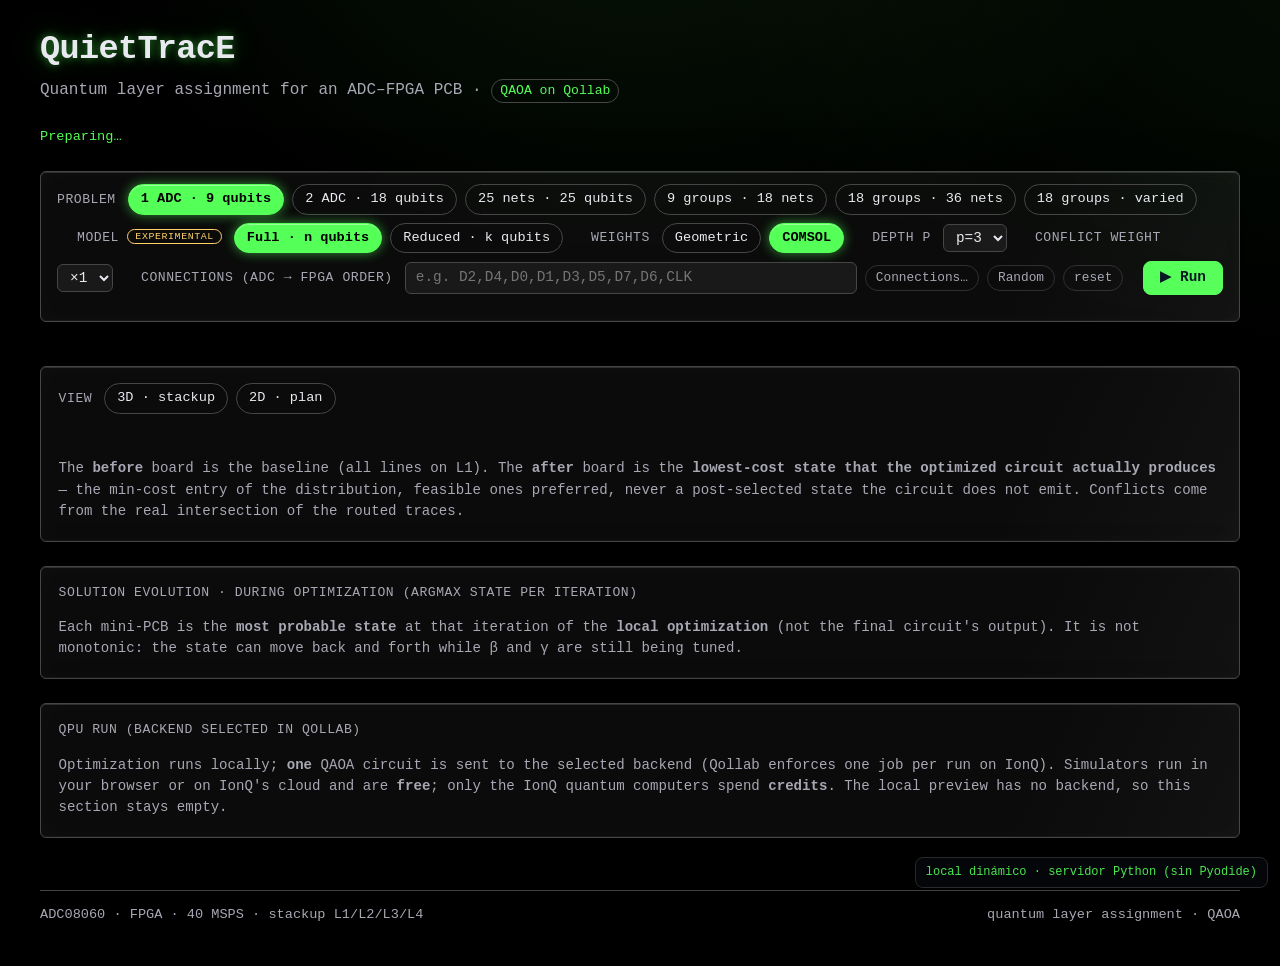
<file: dev/app-local.html>
<!doctype html>
<html lang="es">
<head>
  <meta charset="utf-8" />
  <meta name="viewport" content="width=device-width, initial-scale=1" />
  <title>QuietTracE — local (dinámico)</title>
  <link rel="stylesheet" href="../main.css" />
  <script type="importmap">
    { "imports": { "quantum.pipeline": "./pipeline-shim.js" } }
  </script>
  <style>
    #devbadge {
      position: fixed; right: 12px; bottom: 12px; z-index: 50;
      font: 12px/1.4 ui-monospace, monospace; color: #54ff57;
      background: #05070c; border: 1px solid #2e2e2e; border-radius: 8px;
      padding: 6px 10px; opacity: .9;
    }
  </style>
</head>
<body>
  <!-- Dynamic local preview: runs the REAL UI. main.js imports 'quantum.pipeline',
       which the import map resolves to ./pipeline-shim.js (fetch -> dev server
       -> quantum/pipeline.py). Needs: PYTHON=<venv> ./scripts/dev.sh -->
  <script type="module">
    const V = Date.now();
    const html = await (await fetch(`../index.html?v=${V}`)).text();
    document.body.innerHTML = /<body[^>]*>([\s\S]*)<\/body>/i.exec(html)?.[1] ?? html;

    const badge = document.createElement('div');
    badge.id = 'devbadge';
    badge.textContent = 'local dinámico · servidor Python (sin Pyodide)';
    document.body.appendChild(badge);

    try {
      window.__QT_DEV__ = true;   // unlock the tuning knobs (depth/conflict/weights) in the preview
      await import(`../main.js?v=${V}`);
    } catch (e) {
      const s = document.getElementById('status');
      if (s) s.textContent = `No se pudo cargar main.js: ${e}. ¿Arrancaste scripts/dev.sh?`;
      console.error(e);
    }
  </script>
</body>
</html>
</file>
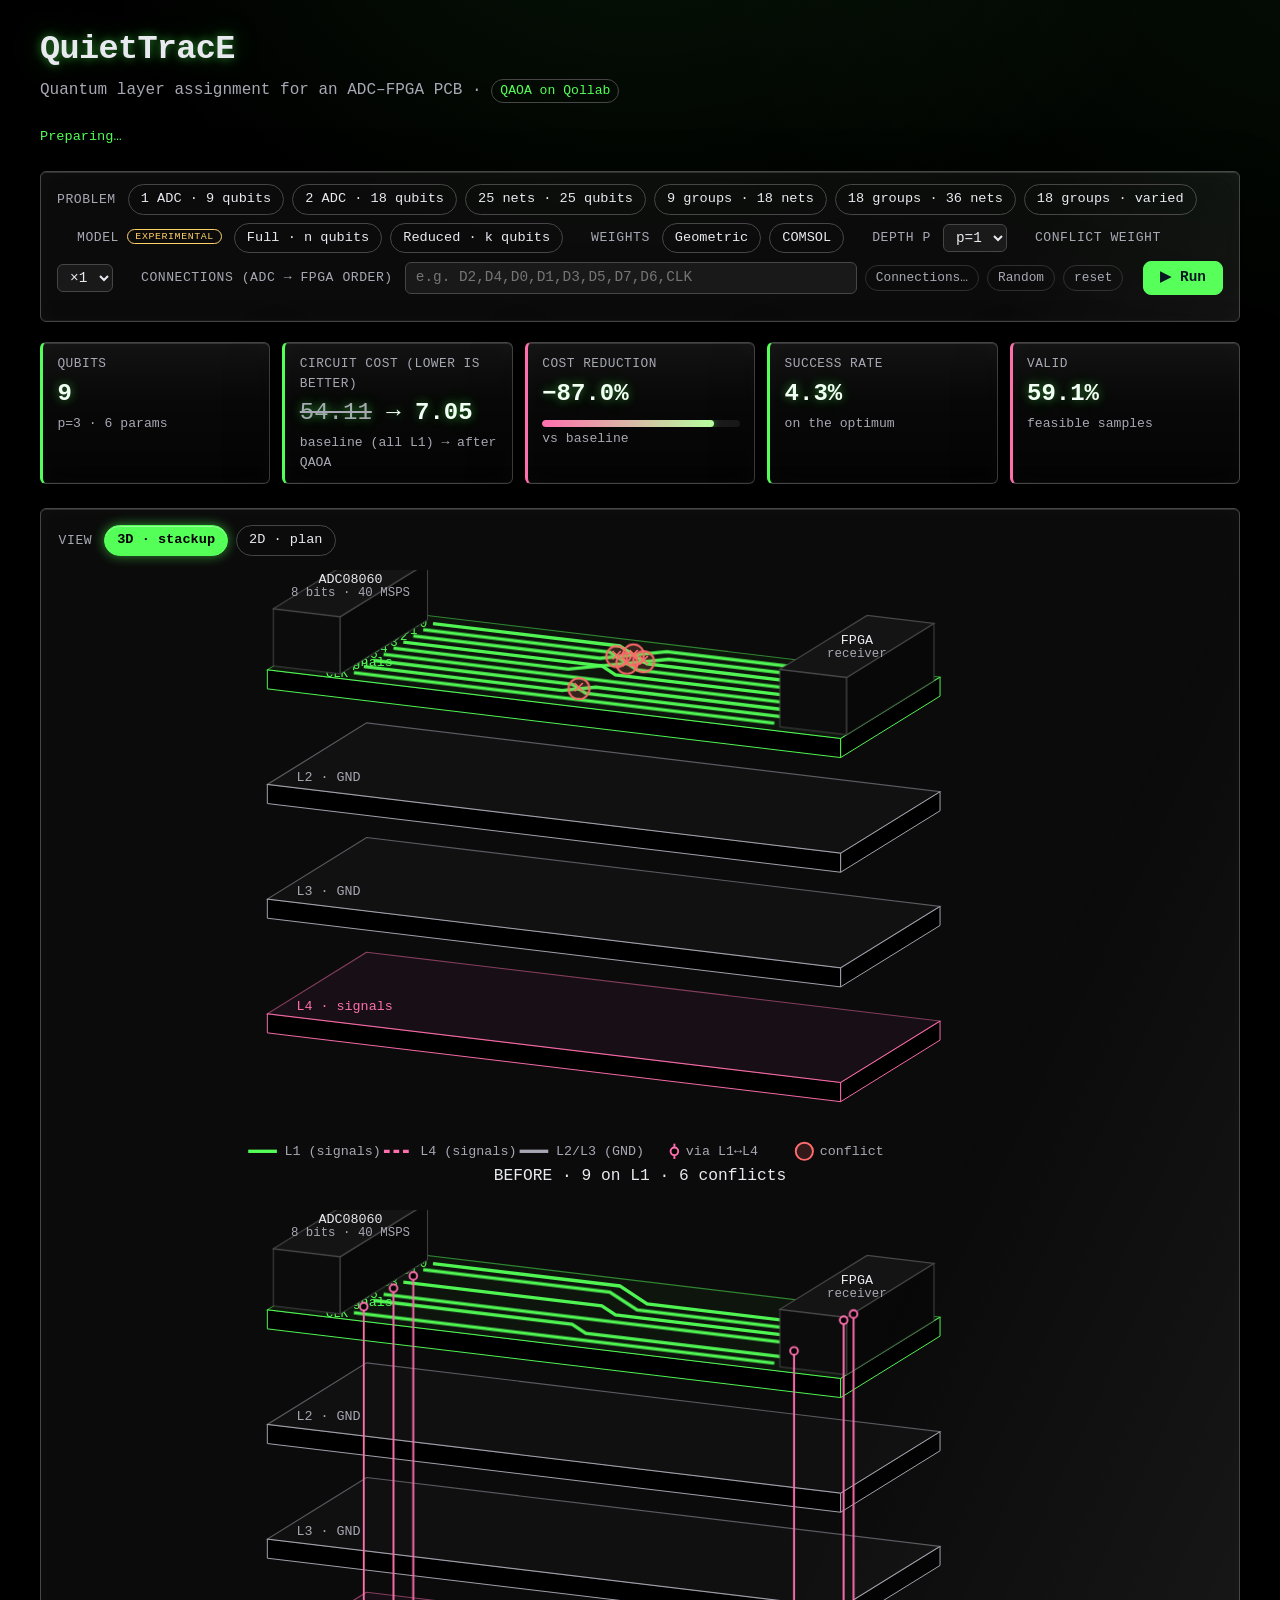
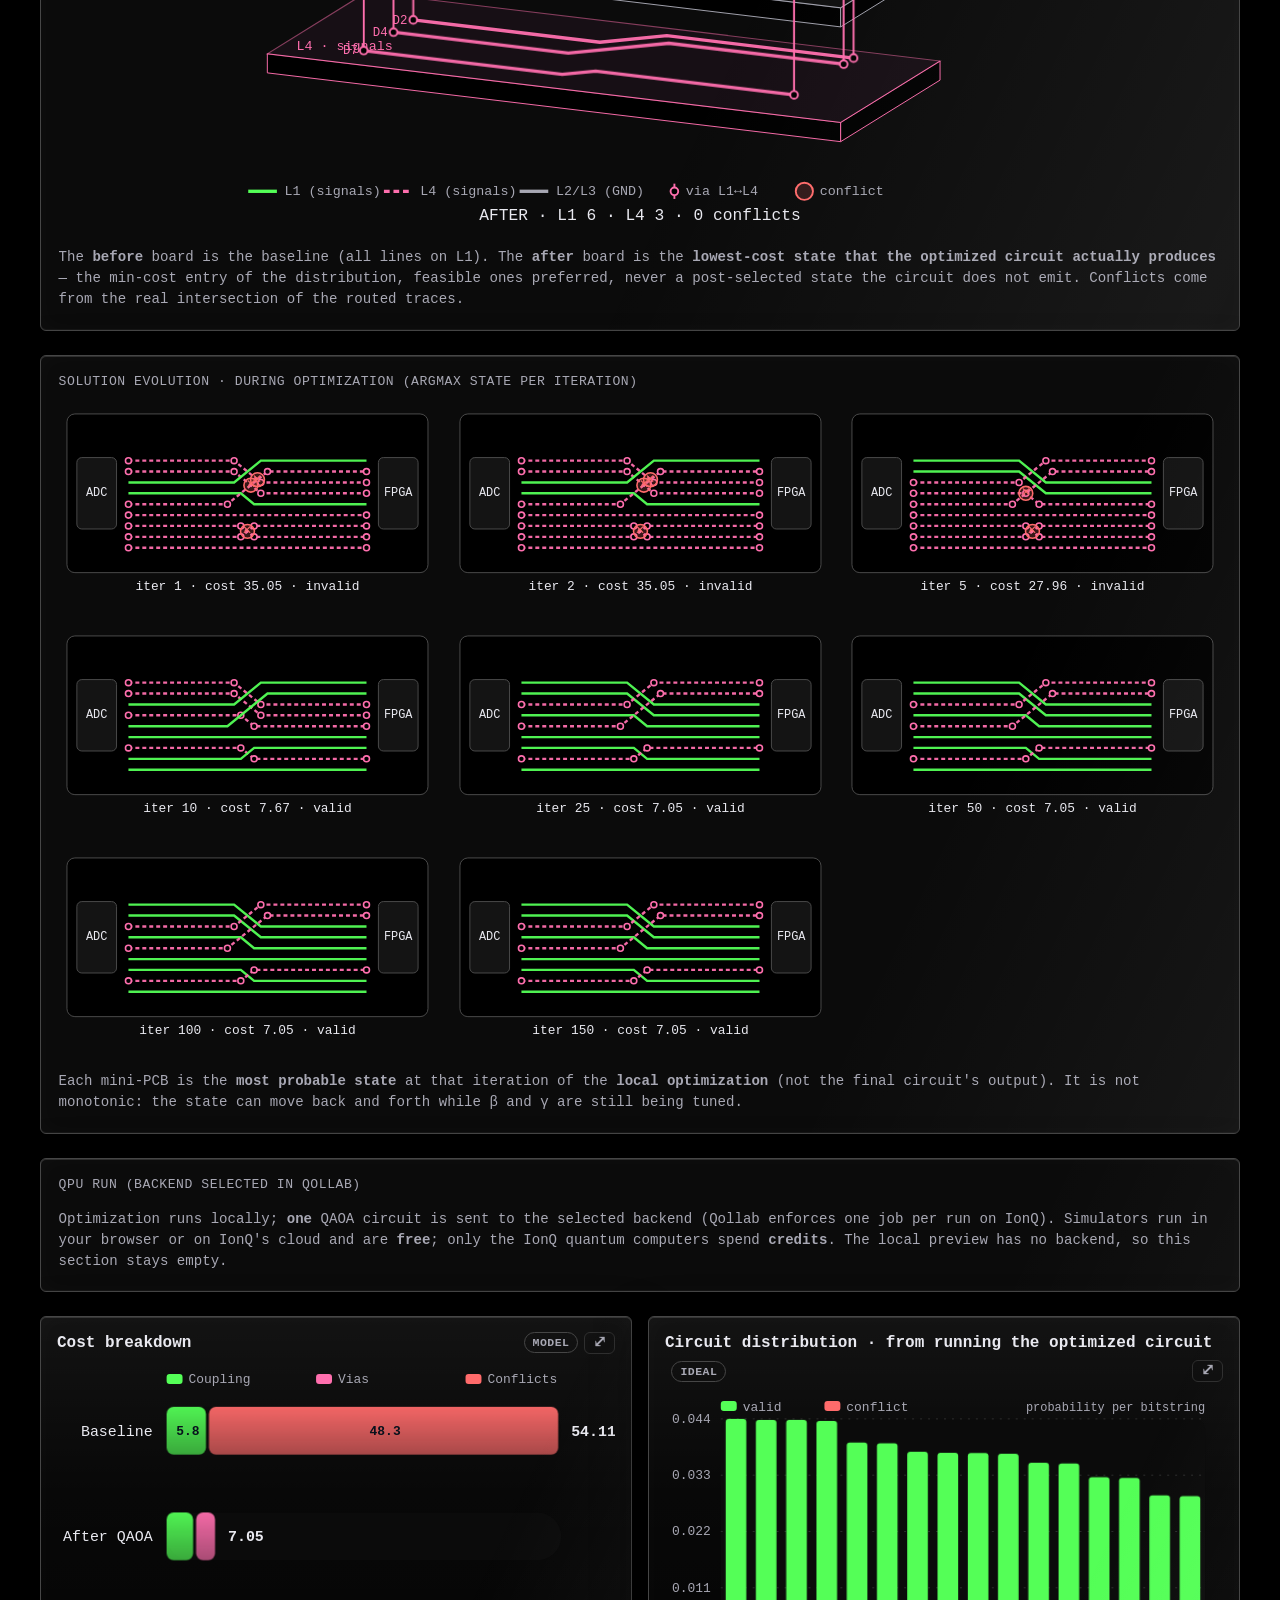
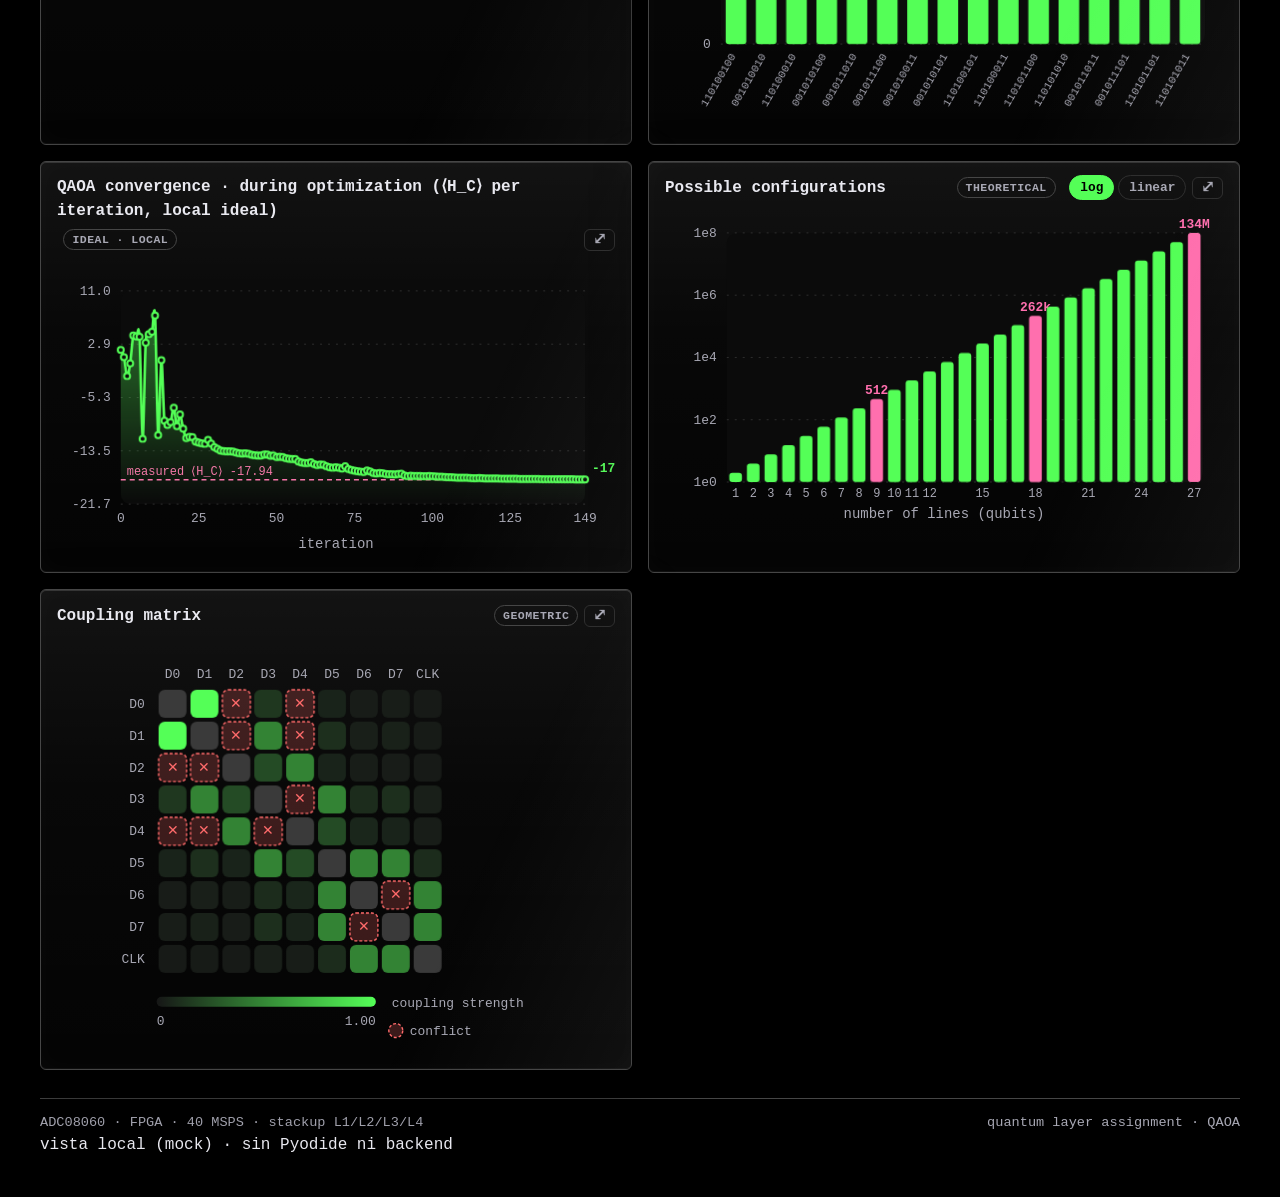
<file: dev/preview.html>
<!doctype html>
<html lang="es">
<head>
  <meta charset="utf-8" />
  <meta name="viewport" content="width=device-width, initial-scale=1" />
  <title>QuietTracE — vista local (mock)</title>
  <link rel="stylesheet" href="../main.css" />
</head>
<body>
  <!--
    Vista local SOLO para desarrollo. Simula el runtime de Qollab sin Pyodide:
      1. carga el index.html real e inyecta su <body>,
      2. usa el mismo motor `engine.js`,
      3. alimenta el modelo desde `dev/model.json` (regenerar con
         `scripts/export-model.sh`).
    Sin caché (?v=timestamp) para que los cambios se vean al recargar.
    No forma parte del proyecto que se sube a Qollab.
  -->
  <script type="module">
    const V = Date.now();
    const res = await fetch(`../index.html?v=${V}`);
    const html = await res.text();
    const body = /<body[^>]*>([\s\S]*)<\/body>/i.exec(html)?.[1] ?? html;
    document.body.innerHTML = body;

    const { render } = await import(`../engine.js?v=${V}`);
    const model = await (await fetch(`./model.json?v=${V}`)).json();
    render(model);

    const badge = document.createElement('div');
    badge.id = 'badge';
    badge.textContent = 'vista local (mock) · sin Pyodide ni backend';
    document.body.appendChild(badge);
  </script>
</body>
</html>
</file>
<file: main.css>
/* =====================================================================
   QuietTracE — tema "Hybrid":
   esquema de color y bordes nítidos (negro + verde neón) + glow estilo
   Frutiger Aero + liquid glass. Tema único del proyecto.
   ===================================================================== */

:root {
  --bg: #000000;
  --fg: #e9e9f0;
  --muted: #a8a8b4;
  --card: rgba(255, 255, 255, 0.06);
  --panel: rgba(255, 255, 255, 0.045);
  --edge: #464646;
  --edge-soft: #2f2f2f;
  --accent: #54ff57;
  --accent-dim: rgba(84, 255, 87, 0.55);
  --radius: 6px;
  --font: ui-monospace, "SFMono-Regular", Menlo, Consolas, "Liberation Mono", monospace;
  --shadow: 0 18px 50px rgba(0, 0, 0, 0.55);
  --blur: blur(12px) saturate(1.4);
}

* { box-sizing: border-box; }

body {
  margin: 0;
  padding: 1.5rem clamp(1rem, 4vw, 2.5rem) 2.5rem;
  font-family: var(--font);
  font-size: 1rem;
  line-height: 1.5;
  color: var(--fg);
  background:
    radial-gradient(900px 620px at 50% -12%, rgba(84, 255, 87, 0.08), transparent 62%),
    radial-gradient(1100px 760px at 104% -4%, rgba(84, 255, 87, 0.05), transparent 56%),
    #000;
  background-attachment: fixed;
}

::selection { background: #54ff57; color: #000; }

/* cabecera */
.head {
  display: flex;
  flex-wrap: wrap;
  gap: 1rem;
  align-items: flex-start;
  justify-content: space-between;
  margin-bottom: 1.5rem;
}
.head-main h1 {
  margin: 0 0 0.25rem;
  font-size: clamp(1.6rem, 1.1rem + 1.6vw, 2.1rem);
  letter-spacing: -0.02em;
  text-shadow: 0 0 10px rgba(84, 255, 87, 0.5), 0 0 30px rgba(84, 255, 87, 0.25);
}
.subtitle { margin: 0; color: var(--muted); font-size: 1rem; }

.mock-tag {
  display: inline-block;
  padding: 1px 8px;
  border: 1px solid var(--edge);
  border-radius: 999px;
  font-size: 0.82rem;
  color: var(--accent);
}

/* superficies — liquid glass (cristal negro) con borde nítido */
.panel,
.stat,
.chart {
  background: var(--card);
  border: 1px solid var(--edge);
  border-radius: var(--radius);
}

.panel,
.stat,
.chart {
  position: relative;
  background:
    linear-gradient(
      180deg,
      rgba(255, 255, 255, 0.075),
      rgba(255, 255, 255, 0.032) 42%,
      rgba(255, 255, 255, 0.014)
    );
  -webkit-backdrop-filter: var(--blur);
  backdrop-filter: var(--blur);
  box-shadow:
    0 18px 50px rgba(0, 0, 0, 0.6),
    inset 0 1px 0 rgba(255, 255, 255, 0.14),
    inset 0 -1px 0 rgba(255, 255, 255, 0.04),
    inset 0 0 24px rgba(255, 255, 255, 0.025);
}

/* barrido de brillo muy sutil sobre el cristal */
.panel::after,
.chart::after {
  content: "";
  position: absolute;
  inset: 0;
  border-radius: inherit;
  pointer-events: none;
  background: linear-gradient(
    115deg,
    transparent 32%,
    rgba(255, 255, 255, 0.06) 48%,
    transparent 64%
  );
  background-size: 260% 100%;
  animation: glassSheen 7s linear infinite;
}
@keyframes glassSheen {
  from { background-position: 165% 0; }
  to { background-position: -165% 0; }
}

/* métricas */
.stats {
  display: grid;
  grid-template-columns: repeat(auto-fit, minmax(min(150px, 100%), 1fr));
  gap: 0.75rem;
  margin-bottom: 1.5rem;
}
.stat {
  border-left: 3px solid var(--accent, var(--edge));
  padding: 0.7rem 0.9rem;
  display: flex;
  flex-direction: column;
  gap: 2px;
}
.stat-label {
  font-size: 0.8rem;
  color: var(--muted);
  text-transform: uppercase;
  letter-spacing: 0.04em;
}
.stat-value {
  font-size: 1.5rem;
  font-weight: 700;
  color: #f2fff4;
  overflow-wrap: anywhere;
  text-shadow: 0 0 10px rgba(84, 255, 87, 0.45), 0 0 26px rgba(84, 255, 87, 0.18);
}
.stat-sub { font-size: 0.82rem; color: var(--muted); overflow-wrap: anywhere; }

/* panel PCB */
.panel { background: var(--panel); padding: 1rem 1.1rem 1.2rem; margin-bottom: 1.5rem; }
.toolbar { display: flex; align-items: center; flex-wrap: wrap; gap: 0.5rem; margin-bottom: 0.9rem; }
.view-label {
  color: var(--muted);
  font-size: 0.82rem;
  text-transform: uppercase;
  letter-spacing: 0.04em;
  margin-right: 0.25rem;
}
.tab {
  font: inherit;
  font-size: 0.85rem;
  color: var(--fg);
  background: transparent;
  border: 1px solid var(--edge);
  border-radius: 999px;
  padding: 4px 12px;
  cursor: pointer;
}
.tab:hover {
  border-color: var(--accent);
  box-shadow: 0 0 10px rgba(84, 255, 87, 0.35), inset 0 0 8px rgba(84, 255, 87, 0.14);
}
.tab.active {
  background: var(--accent);
  border-color: var(--accent);
  color: #000;
  font-weight: 700;
  box-shadow: 0 0 12px var(--accent-dim), inset 0 1px 0 rgba(255, 255, 255, 0.4);
}

.boards {
  display: grid;
  grid-template-columns: repeat(auto-fit, minmax(min(660px, 100%), 1fr));
  gap: 1rem;
}
.board { margin: 0; min-width: 0; }
.board svg { display: block; width: 100%; height: auto; max-width: 860px; margin-inline: auto; }

.note { margin: 0.9rem 0 0; color: var(--muted); font-size: 0.88rem; line-height: 1.5; }

/* gráficas */
.grid {
  display: grid;
  grid-template-columns: repeat(auto-fit, minmax(min(430px, 100%), 1fr));
  gap: 1rem;
}
.chart { padding: 0.85rem 1rem 1rem; min-width: 0; }
.chart h3 { margin: 0 0 0.4rem; font-size: 1rem; font-weight: 600; color: var(--fg); }
.chart-body { min-width: 0; overflow-x: auto; -webkit-overflow-scrolling: touch; }
.chart svg { display: block; width: 100%; height: auto; max-width: 760px; margin-inline: auto; }

.foot {
  margin-top: 1.75rem;
  display: flex;
  flex-wrap: wrap;
  gap: 0.5rem 1.5rem;
  justify-content: space-between;
  color: var(--muted);
  font-size: 0.85rem;
  border-top: 1px solid var(--edge);
  padding-top: 0.9rem;
}

/* estado del pipeline */
.status { margin: 0 0 1.5rem; color: var(--accent); font-size: 0.85rem; }

/* --- animaciones de construcción --- */

@keyframes draw { to { stroke-dashoffset: 0; } }
@keyframes fadeIn { to { opacity: 1; } }
@keyframes pop {
  from { opacity: 0; transform: scale(0.5); }
  to { opacity: 1; transform: scale(1); }
}
@keyframes growX {
  from { transform: scaleX(0); }
  to { transform: scaleX(1); }
}
@keyframes riseIn {
  from { opacity: 0; transform: translateY(16px); }
  to { opacity: 1; transform: none; }
}

.trace {
  stroke-dasharray: 1;
  stroke-dashoffset: 1;
  animation: draw 0.9s cubic-bezier(0.4, 0, 0.2, 1) forwards;
}
.fade-late { opacity: 0; animation: fadeIn 0.5s ease forwards; }
.pop-late {
  opacity: 0;
  transform-box: fill-box;
  transform-origin: center;
  animation: pop 0.45s cubic-bezier(0.2, 0.8, 0.3, 1.2) forwards;
}

.chart { opacity: 0; animation: riseIn 0.55s ease forwards; }
.chart-line {
  stroke-dasharray: 1;
  stroke-dashoffset: 1;
  animation: draw 1.1s cubic-bezier(0.4, 0, 0.2, 1) forwards;
}
.chart-area { opacity: 0; animation: fadeIn 0.9s ease forwards; }
.chart-dot { opacity: 0; animation: pop 0.3s ease forwards; }
.bar {
  transform-box: fill-box;
  transform-origin: left center;
  animation: growX 0.75s cubic-bezier(0.2, 0.7, 0.3, 1) forwards;
}
.cell {
  opacity: 0;
  transform-box: fill-box;
  transform-origin: center;
  animation: pop 0.35s ease forwards;
}

@media (prefers-reduced-motion: reduce) {
  .trace, .fade-late, .pop-late, .chart, .chart-line, .chart-area, .chart-dot, .bar, .cell {
    animation: none !important;
    opacity: 1 !important;
    stroke-dashoffset: 0 !important;
    stroke-dasharray: none;
  }
  .trace { stroke-dasharray: none; }
  .panel::after, .chart::after { animation: none !important; }
}

/* etiqueta de origen de datos de cada gráfica */
.chart-src {
  display: inline-block;
  margin-left: 0.4rem;
  padding: 1px 8px;
  border: 1px solid var(--edge);
  border-radius: 999px;
  font-size: 0.72rem;
  font-weight: 700;
  letter-spacing: 0.04em;
  text-transform: uppercase;
  color: var(--muted);
  vertical-align: middle;
}
.chart-src.mock {
  color: #ff6b6b;
  border-color: rgba(255, 107, 107, 0.55);
  background: rgba(255, 107, 107, 0.08);
}

/* evolución de la solución (mini-PCBs por iteración) */
.evolution-grid {
  display: grid;
  grid-template-columns: repeat(auto-fit, minmax(min(280px, 100%), 1fr));
  gap: 1rem;
}
.mini { margin: 0; min-width: 0; }
.mini svg { display: block; width: 100%; height: auto; }

/* combos chart toggle */
.combos-toggle { margin-left: 0.5rem; display: inline-flex; gap: 4px; vertical-align: middle; }
.tg {
  font: inherit;
  font-size: 0.8rem;
  color: var(--muted);
  background: transparent;
  border: 1px solid var(--edge-soft);
  border-radius: 999px;
  padding: 2px 10px;
  cursor: pointer;
}
.tg:hover { color: var(--fg); border-color: var(--edge); }
.tg.active { color: #000; background: var(--accent); border-color: var(--accent); font-weight: 700; }

/* summary chips */
.stat-value .dash { color: var(--muted); text-decoration: line-through; font-weight: 500; }
.stat-bar {
  margin-top: 6px;
  height: 7px;
  border-radius: 999px;
  background: rgba(255, 255, 255, 0.08);
  overflow: hidden;
}
.stat-bar > span {
  display: block;
  height: 100%;
  border-radius: 999px;
  background: linear-gradient(90deg, var(--accent), #b6ff9e);
  box-shadow: 0 0 10px rgba(84, 255, 87, 0.5);
}

/* linea informativa del panel QPU */
.qpu-line { margin: 0 0 0.5rem; font-size: 1rem; color: var(--fg); }

/* tabla del benchmark clasico */
.bench { width: 100%; border-collapse: collapse; margin-top: 0.6rem; font-size: 0.76rem; }
.bench th, .bench td { text-align: right; padding: 3px 6px; border-bottom: 1px solid var(--edge); white-space: nowrap; }
.bench th:first-child, .bench td:first-child { text-align: left; }
.bench th { color: var(--muted); font-weight: 600; font-size: 0.68rem; text-transform: uppercase; letter-spacing: 0.02em; }
.bench tr.qaoa td { color: var(--accent); font-weight: 700; }
.bench tr:last-child td { border-bottom: none; }
.bench-sub { display: block; font-size: 0.64rem; color: var(--muted); font-weight: 400; }
.bits { font: 0.72rem/1.2 ui-monospace, SFMono-Regular, Menlo, monospace; color: var(--fg); letter-spacing: 0.06em; }
.gapcell { text-align: left; }
.gbar {
  display: inline-block; width: 64px; height: 8px; border-radius: 4px;
  background: rgba(255, 255, 255, 0.12); overflow: hidden; vertical-align: middle; margin-right: 6px;
}
.gbar > span { display: block; height: 100%; }
.gval { font-variant-numeric: tabular-nums; }
.hit { font-weight: 700; text-align: center; }

/* boton de expandir en cada grafica */
.chart h3 { display: flex; align-items: center; gap: 0.35rem; flex-wrap: wrap; }
.chart-title { flex: 1 1 auto; }
.chart-expand {
  margin-left: auto;
  font: inherit; font-size: 1rem; line-height: 1;
  color: var(--muted); background: transparent;
  border: 1px solid var(--edge-soft); border-radius: 6px;
  padding: 2px 8px; cursor: pointer;
}
.chart-expand:hover { color: var(--fg); border-color: var(--accent); }

/* control de shots */

/* modal de grafica (no pantalla completa) */
.modal {
  position: fixed; inset: 0; z-index: 100;
  display: flex; align-items: center; justify-content: center;
  background: rgba(2, 4, 8, 0.94); padding: 3vmin;
}
.modal[hidden] { display: none; }
.modal-box {
  width: min(92vw, 1100px);
  height: 60vh;                 /* tamano uniforme para todas las graficas */
  background: #05070c;
  border: 1px solid var(--edge);
  border-radius: var(--radius);
  display: flex; flex-direction: column; overflow: hidden;
  box-shadow: 0 24px 70px rgba(0, 0, 0, 0.8);
}
.modal-head {
  flex: 0 0 auto;
  display: flex; align-items: center; justify-content: space-between;
  gap: 1rem; padding: 0.6rem 0.9rem; border-bottom: 1px solid var(--edge);
}
.modal-title { font-size: 1rem; color: var(--fg); }
.modal-close {
  font: inherit; font-size: 1rem; color: var(--muted);
  background: transparent; border: 1px solid var(--edge-soft);
  border-radius: 6px; padding: 2px 10px; cursor: pointer;
}
.modal-close:hover { color: var(--fg); border-color: var(--accent); }
.modal-body {
  flex: 1 1 auto; min-height: 0;
  display: block; padding: 0.9rem; overflow: auto;
  -webkit-overflow-scrolling: touch;
}
.modal-body svg { display: block; width: 100%; height: auto; max-width: 100%; margin-inline: auto; }
.modal-body .bench { font-size: 0.95rem; }
.modal-body .bench-sub { font-size: 0.78rem; }
.modal-body .bits { font-size: 0.9rem; }
body.modal-open { overflow: hidden; }

@media (max-width: 700px) {
  .modal-box { width: 94vw; height: 72vh; }
}

/* controles (problema + estado inicial) */
.controls { padding: 0.75rem 1rem; margin-bottom: 1.25rem; }
.controls-sep { margin-left: 1.25rem; }

/* control de conexiones (ADC -> FPGA) */
.order-input {
  flex: 1 1 320px; max-width: 520px; min-width: 0;
  font: inherit; font-size: 0.9rem; color: var(--fg);
  background: rgba(255, 255, 255, 0.06);
  border: 1px solid var(--edge); border-radius: 6px; padding: 4px 10px;
}
.order-status { color: #ffb86c; }

.cmult-input {
  font: inherit; font-size: 0.9rem; color: var(--fg);
  background: rgba(255, 255, 255, 0.06);
  border: 1px solid var(--edge); border-radius: 6px; padding: 4px 8px;
}

/* etiqueta "experimental" (modelo reducido / QAOA optimizado) */
.exp-badge {
  font-size: 0.62rem; text-transform: uppercase; letter-spacing: 0.06em;
  color: #ffd166; border: 1px solid #ffd166; border-radius: 999px;
  padding: 1px 7px; vertical-align: middle; white-space: nowrap;
}

/* modal de confirmacion de instancia experimental */
.exp-box { width: min(92vw, 560px); height: auto; }

/* boton Run */
.run-btn {
  margin-left: auto;
  font: inherit; font-size: 0.9rem; font-weight: 700;
  color: #04121f; background: var(--accent);
  border: 1px solid var(--accent); border-radius: 8px;
  padding: 5px 16px; cursor: pointer;
}
.run-btn:hover { box-shadow: 0 0 12px rgba(84, 255, 87, 0.55); }
.run-btn:active { transform: translateY(1px); }

/* editor de conexiones (modal) */
.conn-box { width: min(94vw, 980px); height: min(82vh, 760px); }
.conn-body { flex: 1 1 auto; min-height: 0; display: flex; gap: 1rem; padding: 1rem; overflow: hidden; }
.conn-col { flex: 0 0 320px; display: flex; flex-direction: column; min-height: 0; }
.conn-col-title { font-size: 0.8rem; color: var(--muted); text-transform: uppercase; letter-spacing: 0.04em; margin-bottom: 0.5rem; }
.conn-list { list-style: none; margin: 0; padding: 0; overflow: auto; flex: 1 1 auto; }
.conn-item {
  display: flex; align-items: center; gap: 0.5rem; padding: 6px 8px; margin-bottom: 4px;
  background: rgba(255, 255, 255, 0.05); border: 1px solid var(--edge); border-radius: 6px; cursor: grab;
}
.conn-item.dragging { opacity: 0.5; }
.conn-handle { color: var(--muted); }
.conn-name { font-weight: 600; color: var(--fg); }
.conn-move { margin-left: auto; display: inline-flex; gap: 3px; }
.tg.mini { font-size: 0.7rem; padding: 1px 6px; }
.conn-preview { flex: 1 1 auto; min-width: 0; overflow: auto; display: flex; align-items: flex-start; justify-content: center; }
.conn-foot { flex: 0 0 auto; display: flex; align-items: center; gap: 0.6rem; padding: 0.7rem 0.9rem; border-top: 1px solid var(--edge); }
.conn-hint { color: var(--muted); font-size: 0.8rem; }
.conn-spacer { flex: 1 1 auto; }

/* =====================================================================
   Responsive — móvil / tablet / ventanas estrechas.
   Solo layout: no cambia el render ni la semántica de las gráficas.
   ===================================================================== */

/* Tablet y ventanas medianas: la fila de controles ya envuelve; apilamos
   los modales anchos y damos algo más de aire a los mini-PCB. */
@media (max-width: 900px) {
  .conn-body { gap: 0.75rem; }
  .conn-col { flex-basis: 260px; }
}

/* Móvil: una sola columna, controles a ancho completo y tablas con scroll
   dentro de su tarjeta (nunca ensanchan la página). */
@media (max-width: 600px) {
  body { padding: 1.1rem 0.9rem 2rem; }

  .grid { grid-template-columns: 1fr; }
  .stats { grid-template-columns: repeat(auto-fit, minmax(min(140px, 100%), 1fr)); gap: 0.6rem; }
  .stat-value { font-size: 1.3rem; }

  .panel { padding: 0.85rem 0.8rem 1rem; }
  .controls { padding: 0.7rem 0.8rem; }
  .controls .toolbar { align-items: flex-start; }
  .controls-sep { margin-left: 0; }
  .view-label { margin-right: 0; }
  /* el input de orden ocupa su propia fila y el Run queda a ancho completo */
  .order-input { flex: 1 1 100%; max-width: none; }
  .controls .toolbar > .run-btn { flex: 1 1 100%; margin-left: 0; text-align: center; }

  .chart { padding: 0.75rem 0.7rem 0.85rem; }
  .bench { font-size: 0.72rem; }
  .bench th, .bench td { padding: 3px 4px; }
  .bits { font-size: 0.68rem; letter-spacing: 0.03em; }

  .modal { padding: 2vmin; }
  .modal-box { width: 96vw; height: 82vh; }
  .modal-body { padding: 0.6rem; }
  .modal-body .bench { font-size: 0.74rem; }
  .modal-body .bench-sub { font-size: 0.66rem; }
  .modal-body .bits { font-size: 0.7rem; }

  .conn-box { width: 96vw; height: 90vh; }
  .conn-body { flex-direction: column; overflow: auto; }
  .conn-col { flex: 0 0 auto; max-height: 38vh; }
  .conn-preview { flex: 0 0 auto; width: 100%; }
  .conn-foot { flex-wrap: wrap; }
  .conn-hint { flex: 1 1 100%; }
}

/* Móviles muy estrechos: los chips de métricas a una columna. */
@media (max-width: 380px) {
  .stats { grid-template-columns: 1fr; }
}
</file>
